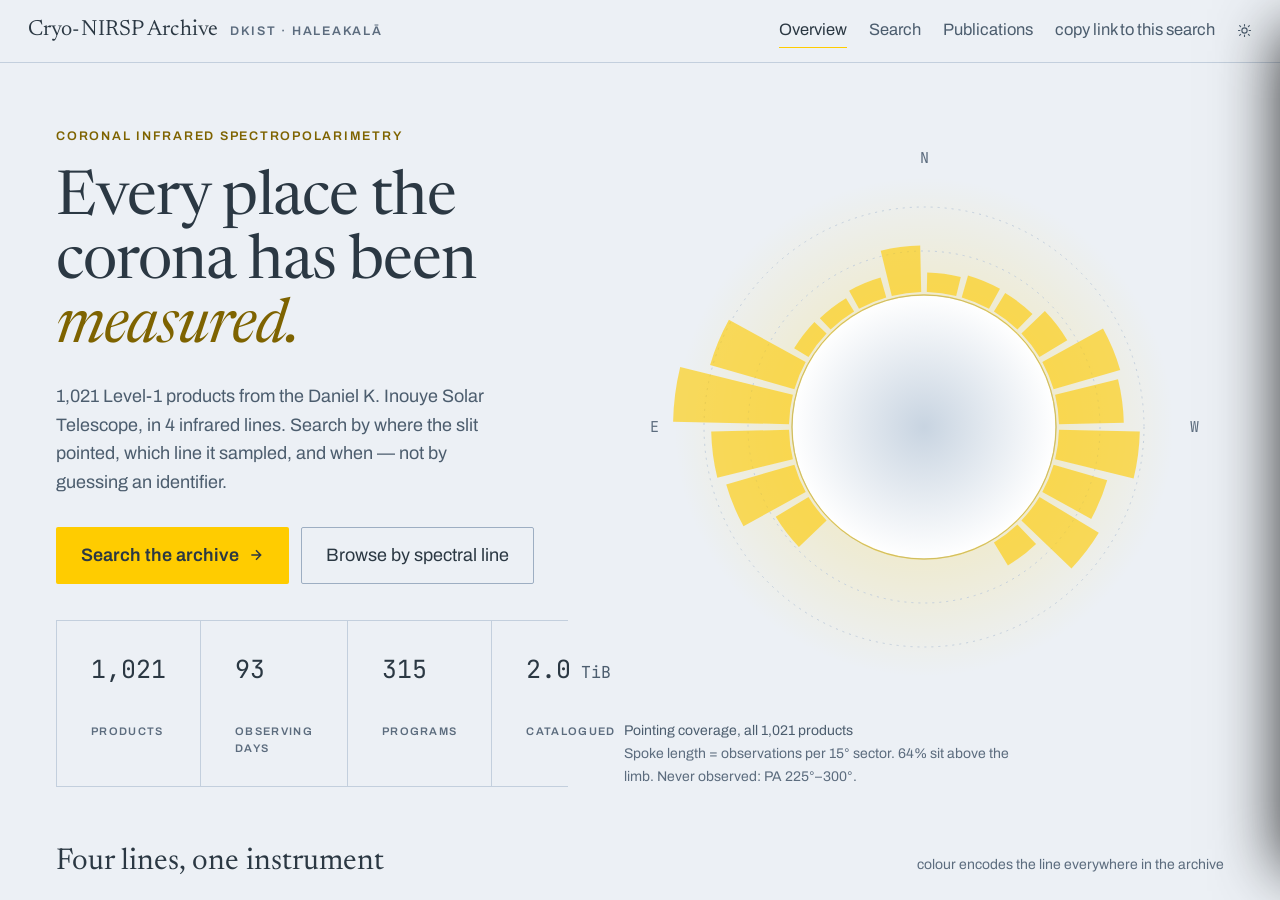
<file: index.html>
<!DOCTYPE html>
<html lang="en">
<head>
<meta charset="UTF-8">
<meta name="viewport" content="width=device-width, initial-scale=1.0">

<title>Cryo-NIRSP Archive — DKIST solar corona infrared spectropolarimetry</title>

<meta name="description" content="Search 1,021 DKIST Cryo-NIRSP Level-1 products of the solar corona in four infrared lines — Fe XIII 1074.7 and 1079.8 nm, He I 1083.0 nm and Si X 1430.0 nm. Filter by where the slit pointed, spectral line, target, polarisation and observing date, with calibration lineage and daily context imagery. 2022–2026.">
<meta name="keywords" content="solar physics, solar corona, coronal spectroscopy, infrared spectropolarimetry, coronal magnetic field, forbidden coronal lines, Fe XIII 1074.7, Fe XIII 1079.8, He I 1083.0, Si X 1430.0, prominence, coronal hole, active region, spectropolarimetry, Stokes IQUV, DKIST, Cryo-NIRSP, CryoNIRSP, Daniel K. Inouye Solar Telescope, NSO, National Solar Observatory, Haleakala, heliophysics, astronomy datasets, Level-1 data, dataset archive">
<meta name="author" content="Soumyaranjan Dash">
<meta name="robots" content="index, follow, max-image-preview:large">
<meta name="theme-color" content="#1B242C" media="(prefers-color-scheme: dark)">
<meta name="theme-color" content="#ECF0F5" media="(prefers-color-scheme: light)">
<meta name="color-scheme" content="dark light">
<script>
/* ?embed=1 shows only the pointing rose, for other pages to frame.
   theme=light|dark  follows the host page instead of the reader's setting.
   accent=RRGGBB     draws the wedges in the host's colour (hex, no #). */
(function () {
    var q = new URLSearchParams(location.search);
    if (q.get('embed') !== '1') return;
    var d = document.documentElement;
    d.classList.add('embed');
    var t = q.get('theme');
    if (t === 'light' || t === 'dark') d.setAttribute('data-theme', t);
    var a = q.get('accent');
    if (a && /^[0-9a-fA-F]{6}$/.test(a)) {
        d.style.setProperty('--accent', '#' + a);
        d.style.setProperty('--accent-ink', '#' + a);   /* text in the same colour */
    }
})();
</script>

<!-- Google Scholar / citation -->
<meta name="citation_title" content="Cryo-NIRSP Archive: a searchable inventory of DKIST coronal infrared spectropolarimetry">
<meta name="citation_author" content="Dash, Soumyaranjan">
<meta name="citation_public_url" content="https://sr-dash.github.io/cryonirsp-viewer/">
<meta name="citation_publisher" content="National Solar Observatory">

<meta property="og:type" content="website">
<meta property="og:site_name" content="Cryo-NIRSP Archive">
<meta property="og:locale" content="en_US">
<meta property="og:title" content="Cryo-NIRSP Archive — every place the corona has been measured">
<meta property="og:description" content="1,021 DKIST Level-1 products in four infrared lines, searchable by where the slit pointed, which line it sampled, and when. 93 observing days, 2022–2026.">
<meta property="og:url" content="https://sr-dash.github.io/cryonirsp-viewer/">
<meta property="og:image" content="https://sr-dash.github.io/cryonirsp-viewer/assets/icons/og_preview.jpg">
<meta property="og:image:width" content="1200">
<meta property="og:image:height" content="630">
<meta property="og:image:alt" content="Cryo-NIRSP Archive — a gold radial histogram showing where around the solar limb the instrument has pointed.">

<meta name="twitter:card" content="summary_large_image">
<meta name="twitter:title" content="Cryo-NIRSP Archive — every place the corona has been measured">
<meta name="twitter:description" content="1,021 DKIST Level-1 products in four infrared lines, searchable by pointing, line, target and date.">
<meta name="twitter:image" content="https://sr-dash.github.io/cryonirsp-viewer/assets/icons/og_preview.jpg">
<meta name="twitter:image:alt" content="Cryo-NIRSP Archive — pointing coverage around the solar limb.">

<link rel="canonical" href="https://sr-dash.github.io/cryonirsp-viewer/">

<link rel="icon" href="assets/icons/favicon.svg" type="image/svg+xml">
<link rel="icon" href="assets/icons/favicon-32.png" sizes="32x32" type="image/png">
<link rel="icon" href="assets/icons/favicon.ico" sizes="any">
<link rel="apple-touch-icon" href="assets/icons/apple-touch-icon.png">
<link rel="manifest" href="site.webmanifest">

<script type="application/ld+json">
{
  "@context": "https://schema.org",
  "@graph": [
    {
      "@type": "DataCatalog",
      "@id": "https://sr-dash.github.io/cryonirsp-viewer/#catalog",
      "name": "Cryo-NIRSP Archive",
      "alternateName": "DKIST Cryo-NIRSP Level-1 dataset inventory",
      "description": "A searchable inventory of every DKIST Cryo-NIRSP Level-1 product: 1,021 products across 315 observing programs and 93 observing days between October 2022 and October 2026, in four near-infrared lines. Each product is indexed by pointing (position angle and height above the limb), spectral line, target class, polarisation state, observing mode and calibration lineage.",
      "url": "https://sr-dash.github.io/cryonirsp-viewer/",
      "license": "https://creativecommons.org/licenses/by/4.0/",
      "isAccessibleForFree": true,
      "inLanguage": "en",
      "keywords": ["solar corona", "infrared spectropolarimetry", "coronal magnetic field", "forbidden coronal lines", "Fe XIII", "He I", "Si X", "DKIST", "Cryo-NIRSP", "heliophysics", "solar physics"],
      "measurementTechnique": "Near-infrared slit spectropolarimetry and context imaging",
      "temporalCoverage": "2022-10-18/2026-08-13",
      "spatialCoverage": {
        "@type": "Place",
        "name": "Solar corona, off-limb",
        "description": "Predominantly 1.05 to 1.30 solar radii above the limb"
      },
      "creator": {
        "@type": "Person",
        "name": "Soumyaranjan Dash",
        "affiliation": { "@type": "Organization", "name": "National Solar Observatory" }
      },
      "publisher": { "@type": "Organization", "name": "National Solar Observatory", "url": "https://nso.edu/" },
      "provider": { "@type": "Organization", "name": "DKIST Data Center", "url": "https://dkist.data.nso.edu/" },
      "variableMeasured": [
        { "@type": "PropertyValue", "name": "Spectral line", "description": "Fe XIII 1074.7 nm, Fe XIII 1079.8 nm, He I 1083.0 nm, Si X 1430.0 nm" },
        { "@type": "PropertyValue", "name": "Position angle", "unitText": "degree", "description": "Where around the solar limb the slit pointed" },
        { "@type": "PropertyValue", "name": "Radial distance", "unitText": "solar radii", "description": "Height of the field of view above disk centre" },
        { "@type": "PropertyValue", "name": "Stokes parameters", "description": "Intensity only (I) or full polarisation (IQUV)" },
        { "@type": "PropertyValue", "name": "Target class", "description": "Active corona, quiet corona, prominence or coronal hole" }
      ]
    },
    {
      "@type": "WebSite",
      "@id": "https://sr-dash.github.io/cryonirsp-viewer/#website",
      "name": "Cryo-NIRSP Archive",
      "url": "https://sr-dash.github.io/cryonirsp-viewer/",
      "inLanguage": "en",
      "about": { "@id": "https://sr-dash.github.io/cryonirsp-viewer/#catalog" },
      "potentialAction": {
        "@type": "SearchAction",
        "target": { "@type": "EntryPoint", "urlTemplate": "https://sr-dash.github.io/cryonirsp-viewer/?q={search_term_string}" },
        "query-input": "required name=search_term_string"
      }
    }
  ]
}
</script>

<script async src="https://www.googletagmanager.com/gtag/js?id=G-6MGSE00YM1"></script>
<script>
    window.dataLayer = window.dataLayer || [];
    function gtag(){dataLayer.push(arguments);}
    gtag('js', new Date());
    gtag('config', 'G-6MGSE00YM1');
</script>

<link rel="preconnect" href="https://fonts.googleapis.com">
<link rel="preconnect" href="https://fonts.gstatic.com" crossorigin>
<link rel="stylesheet" href="https://fonts.googleapis.com/css2?family=Archivo:wght@400;500;600;700&family=Newsreader:ital,wght@0,400;0,500;0,600;1,400&family=JetBrains+Mono:wght@400;500&display=swap">

<script>
  // Applied before first paint so an explicit choice never flashes the other theme.
  try {
    var t = localStorage.getItem('cryonirsp_theme');
    if (t === 'light' || t === 'dark') document.documentElement.setAttribute('data-theme', t);
  } catch (e) {}
</script>

<link rel="stylesheet" href="css/tokens.css">
<link rel="stylesheet" href="css/app.css">
<link rel="stylesheet" href="css/landing.css">
</head>

<body>

<div class="app">

  <!-- ============ MASTHEAD ============ -->
  <header class="masthead">
    <div class="brand" data-nav="landing" role="button" tabindex="0">
      <span class="name">Cryo&#8209;NIRSP Archive</span>
      <span class="eyebrow">DKIST &middot; Haleakal&#257;</span>
    </div>
    <nav>
      <button data-nav="landing">Overview</button>
      <button data-nav="search">Search</button>
      <a href="publications.html">Publications</a>
      <button class="linkish" id="copyLink">copy link to this search</button>
      <button class="themetoggle" id="themeToggle" aria-label="Switch theme">
        <svg class="moon" width="15" height="15" viewBox="0 0 24 24" fill="none" stroke="currentColor" stroke-width="1.8" stroke-linecap="round" stroke-linejoin="round">
          <path d="M21 12.8A9 9 0 1 1 11.2 3a7 7 0 0 0 9.8 9.8z"/>
        </svg>
        <svg class="sun" width="15" height="15" viewBox="0 0 24 24" fill="none" stroke="currentColor" stroke-width="1.8" stroke-linecap="round">
          <circle cx="12" cy="12" r="4.2"/>
          <path d="M12 2.4v2.2M12 19.4v2.2M4.2 4.2l1.6 1.6M18.2 18.2l1.6 1.6M2.4 12h2.2M19.4 12h2.2M4.2 19.8l1.6-1.6M18.2 5.8l1.6-1.6"/>
        </svg>
      </button>
    </nav>
  </header>

  <!-- ============ LANDING ============ -->
  <main class="landing" id="landing" hidden></main>

  <!-- ============ SEARCH SHELL ============ -->
  <div id="shell" style="display:contents;" hidden>

    <div class="querybar">
      <div class="qfield" onclick="document.getElementById('qinput').focus()">
        <span class="ico">
          <svg width="16" height="16" viewBox="0 0 24 24" fill="none" stroke="var(--dim)" stroke-width="2"><circle cx="11" cy="11" r="7"/><path d="M20 20l-4-4"/></svg>
        </span>
        <span id="tokens" style="display:flex; gap:8px; flex-wrap:wrap;"></span>
        <input id="qinput" type="text" autocomplete="off" spellcheck="false"
               placeholder="dataset id, programme, or a field prefix — line:hei_1083  target:prominence  after:2025-03  r&gt;1.1">
      </div>
      <div class="qhint">
        <span class="keys">
          <span>line:</span><span>target:</span><span>mode:</span><span>stokes:</span><span>after:</span><span>before:</span><span>pa:</span><span>r&gt;</span>
        </span>
        <span>a superseded dataset ID resolves to the product that replaced it</span>
      </div>
    </div>

    <div class="body">
      <aside class="rail" id="rail"></aside>

      <main class="results" id="main">
        <div class="results-head">
          <div class="count" id="count"></div>
          <div class="viewsel">
            <span>view</span>
            <button data-results="table" class="on">table</button>
            <button data-results="grid">grid</button>
          </div>
        </div>
        <div class="chips" id="activeChips"></div>
        <div id="results"></div>
      </main>

      <aside class="aside" id="aside"></aside>
    </div>
  </div>
</div>

<div class="scrim" id="scrim"></div>
<div class="drawer" id="drawer" role="dialog" aria-label="Dataset detail"></div>
<div class="lightbox" id="lightbox" hidden></div>

<script type="module" src="js/app.js"></script>
</body>
</html>
</file>
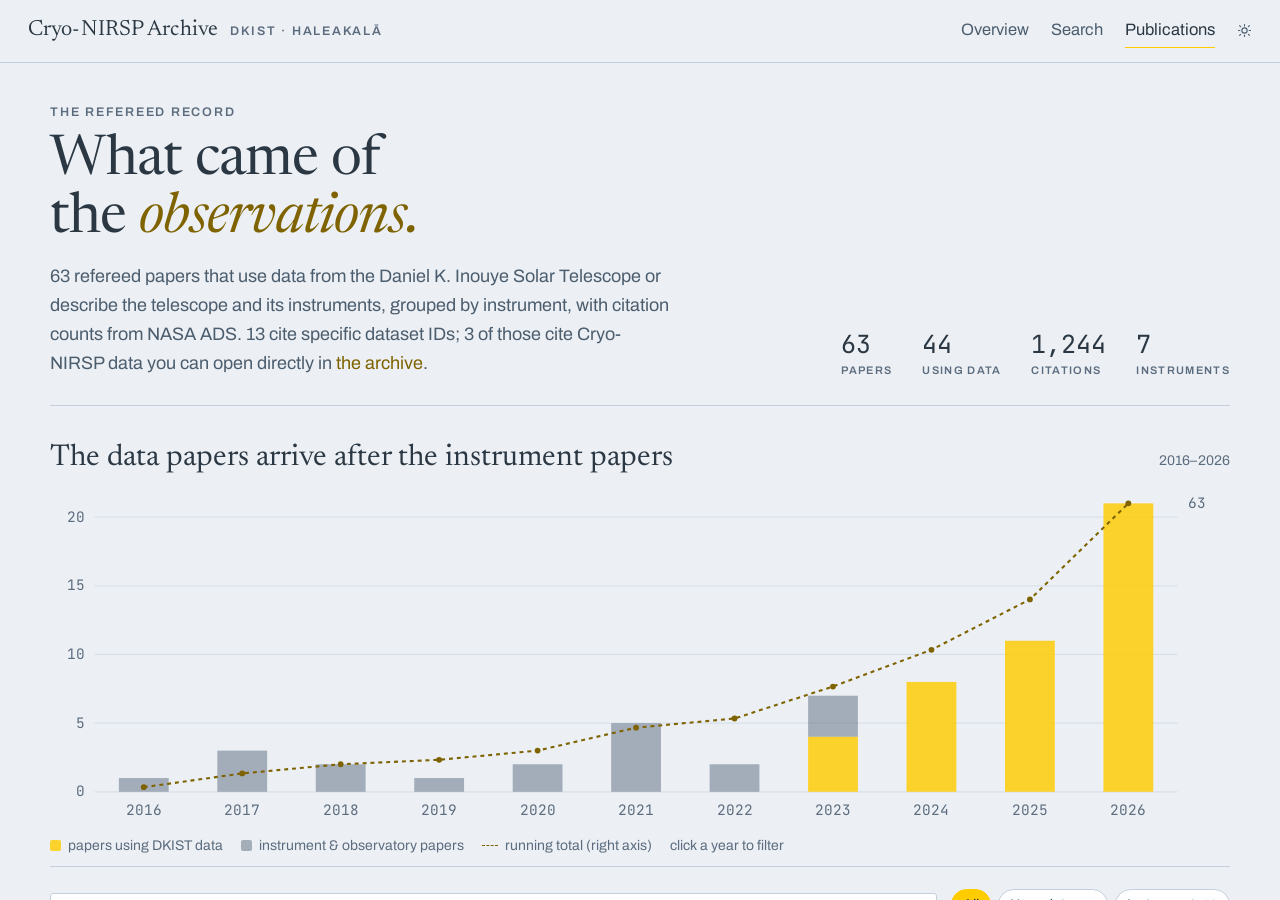
<file: publications.html>
<!DOCTYPE html>
<html lang="en">
<head>
<meta charset="UTF-8">
<meta name="viewport" content="width=device-width, initial-scale=1.0">

<title>DKIST Publications — refereed papers using Inouye Solar Telescope data</title>

<meta name="description" content="Refereed publications that analyse data from the Daniel K. Inouye Solar Telescope, grouped by instrument — Cryo-NIRSP, ViSP, VBI, DL-NIRSP and VTF — with citation counts from NASA ADS, BibTeX for every entry, and links from each paper to the Cryo-NIRSP dataset IDs it cites. Instrument and observatory papers are listed separately from papers using the data.">
<meta name="keywords" content="DKIST publications, DKIST bibliography, Inouye Solar Telescope papers, Cryo-NIRSP publications, ViSP publications, VBI publications, DL-NIRSP, VTF, solar physics bibliography, NASA ADS, refereed solar papers, coronal magnetometry papers, solar telescope citations, BibTeX, National Solar Observatory, NSO, DKIST data use">
<meta name="author" content="Soumyaranjan Dash">
<meta name="robots" content="index, follow, max-image-preview:large">
<meta name="theme-color" content="#1B242C" media="(prefers-color-scheme: dark)">
<meta name="theme-color" content="#ECF0F5" media="(prefers-color-scheme: light)">
<meta name="color-scheme" content="dark light">

<meta property="og:type" content="website">
<meta property="og:site_name" content="Cryo-NIRSP Archive">
<meta property="og:locale" content="en_US">
<meta property="og:title" content="DKIST Publications — the refereed record, by instrument">
<meta property="og:description" content="Refereed papers that analyse DKIST data, grouped by instrument, with ADS citation counts, BibTeX, and links from each paper to the dataset IDs it cites.">
<meta property="og:url" content="https://sr-dash.github.io/cryonirsp-viewer/publications.html">
<meta property="og:image" content="https://sr-dash.github.io/cryonirsp-viewer/assets/icons/og_preview.jpg">
<meta property="og:image:width" content="1200">
<meta property="og:image:height" content="630">
<meta property="og:image:alt" content="Cryo-NIRSP Archive — DKIST publications by instrument.">

<meta name="twitter:card" content="summary_large_image">
<meta name="twitter:title" content="DKIST Publications — the refereed record, by instrument">
<meta name="twitter:description" content="Refereed papers analysing DKIST data, by instrument, with ADS citation counts and BibTeX.">
<meta name="twitter:image" content="https://sr-dash.github.io/cryonirsp-viewer/assets/icons/og_preview.jpg">

<link rel="canonical" href="https://sr-dash.github.io/cryonirsp-viewer/publications.html">

<link rel="icon" href="assets/icons/favicon.svg" type="image/svg+xml">
<link rel="icon" href="assets/icons/favicon-32.png" sizes="32x32" type="image/png">
<link rel="icon" href="assets/icons/favicon.ico" sizes="any">
<link rel="apple-touch-icon" href="assets/icons/apple-touch-icon.png">
<link rel="manifest" href="site.webmanifest">

<script type="application/ld+json">
{
  "@context": "https://schema.org",
  "@type": "CollectionPage",
  "name": "DKIST Publications",
  "description": "Refereed publications analysing data from the Daniel K. Inouye Solar Telescope, grouped by instrument, with citation counts from NASA ADS and BibTeX for every entry.",
  "url": "https://sr-dash.github.io/cryonirsp-viewer/publications.html",
  "isPartOf": {
    "@type": "WebSite",
    "name": "Cryo-NIRSP Archive",
    "url": "https://sr-dash.github.io/cryonirsp-viewer/"
  },
  "about": {
    "@type": "Observatory",
    "name": "Daniel K. Inouye Solar Telescope",
    "alternateName": "DKIST"
  },
  "creator": {
    "@type": "Person",
    "name": "Soumyaranjan Dash",
    "affiliation": { "@type": "Organization", "name": "National Solar Observatory" }
  },
  "license": "https://creativecommons.org/licenses/by/4.0/"
}
</script>

<link rel="preconnect" href="https://fonts.googleapis.com">
<link rel="preconnect" href="https://fonts.gstatic.com" crossorigin>
<link rel="stylesheet" href="https://fonts.googleapis.com/css2?family=Archivo:wght@400;500;600;700&family=Newsreader:ital,wght@0,400;0,500;0,600;1,400&family=JetBrains+Mono:wght@400;500&display=swap">

<script>
  // Applied before first paint so an explicit choice never flashes the other theme.
  try {
    var t = localStorage.getItem('cryonirsp_theme');
    if (t === 'light' || t === 'dark') document.documentElement.setAttribute('data-theme', t);
  } catch (e) {}
</script>

<link rel="stylesheet" href="css/tokens.css">
<link rel="stylesheet" href="css/app.css">
<link rel="stylesheet" href="css/pubs.css">
</head>

<body>

<div class="app">

  <!-- ============ MASTHEAD ============ -->
  <header class="masthead">
    <a class="brand" href="./">
      <span class="name">Cryo&#8209;NIRSP Archive</span>
      <span class="eyebrow">DKIST &middot; Haleakal&#257;</span>
    </a>
    <nav>
      <a href="./">Overview</a>
      <a href="./?view=search">Search</a>
      <a href="publications.html" class="on" aria-current="page">Publications</a>
      <button class="themetoggle" id="themeToggle" aria-label="Switch theme">
        <svg class="moon" width="15" height="15" viewBox="0 0 24 24" fill="none" stroke="currentColor" stroke-width="1.8" stroke-linecap="round" stroke-linejoin="round">
          <path d="M21 12.8A9 9 0 1 1 11.2 3a7 7 0 0 0 9.8 9.8z"/>
        </svg>
        <svg class="sun" width="15" height="15" viewBox="0 0 24 24" fill="none" stroke="currentColor" stroke-width="1.8" stroke-linecap="round">
          <circle cx="12" cy="12" r="4.2"/>
          <path d="M12 2.4v2.2M12 19.4v2.2M4.2 4.2l1.6 1.6M18.2 18.2l1.6 1.6M2.4 12h2.2M19.4 12h2.2M4.2 19.8l1.6-1.6M18.2 5.8l1.6-1.6"/>
        </svg>
      </button>
    </nav>
  </header>

  <main class="pubs" id="pubs">
    <noscript>
      <p class="pub-note">This page builds its list in the browser. The underlying
      record is <a href="data/dkist_publications.json">data/dkist_publications.json</a>.</p>
    </noscript>
  </main>

</div>

<script type="module" src="js/pubs.js"></script>

</body>
</html>
</file>
<file: css/tokens.css>
/* =====================================================
   DESIGN TOKENS

   Warm charcoal ground with an ember accent drawn from
   the near-infrared these lines sit in. Deliberately not
   the navy + Inter of the previous archive.
===================================================== */

:root{
    /* Adopted from nso.edu: the slate blue #2B3843 that carries their site,
       with #FFCC00 as the action colour. NSO publish only a light theme, so
       the dark ramp extends their slate downward rather than inventing a
       different family — #2B3843 itself is the raised surface here.

       Gold is a FILL, never text: on their site it is the CTA button
       background with dark type on it, and it fails contrast as a label on
       a pale ground. --accent-ink is the readable member of the same family
       for links and active labels. */
    --ground:#1B242C;
    --panel:#222E38;
    --raised:#2B3843;
    --sunk:#141C22;
    --line:#35434F;
    --line-soft:#29343E;
    --edge:#46586A;

    --text:#E8EEF5;
    --muted:#A6B6C6;
    --dim:#7C8EA0;
    --faint:#566878;

    --accent:#FFCC00;
    --accent-ink:#FFD54A;
    --accent-dim:#B38F00;
    --on-accent:#1B242C;

    /* Spectral line encoding. None of the four is gold, so a line swatch
       never reads as an action. The two Fe XIII lines are siblings. */
    --fexiii_1074:#FF6F7D;
    --fexiii_1079:#FF8FD0;
    --hei_1083:#5FC8E8;
    --six_1430:#B98CF5;

    --ok:#6FCF8A;
    --warn:#E0724A;

    --f-display:'Newsreader', Georgia, 'Times New Roman', serif;
    --f-body:'Archivo', 'Helvetica Neue', Arial, sans-serif;
    --f-mono:'JetBrains Mono', ui-monospace, SFMono-Regular, Menlo, monospace;

/* ---------------------------------------------------
   TYPE SCALE

   The page declared a 15px body and then overrode it almost everywhere
   with sizes between 9.5 and 13.5, so the text people actually read was
   two or three steps below the base. Twenty-five distinct sizes were in
   use, five of them inside a two-pixel band — 11.5, 12, 12.5, 13, 13.5 —
   which is not a scale, it is an accumulation.

   Seven steps, each a readable distance from the next. Anything smaller
   than --t-2xs is an uppercase key with letter-spacing doing the work,
   and there is nothing below it.
--------------------------------------------------- */
    --t-2xs:11px;     /* uppercase keys, axis ticks */
    --t-xs:12.5px;    /* mono labels, chips, captions */
    --t-sm:14px;      /* secondary prose, controls */
    --t-md:15px;      /* body */
    --t-lg:16.5px;    /* emphasised body, list titles */
    --t-xl:18px;      /* lede, small headings */
    --t-2xl:22px;     /* figures */

    --rail:268px;
    --aside:332px;

    --dur-fast:120ms;
    --dur:200ms;
    --dur-slow:340ms;
    --ease:cubic-bezier(.22,.61,.36,1);
    --ease-out:cubic-bezier(.16,1,.3,1);
    --stagger:16ms;
}

*{ margin:0; padding:0; box-sizing:border-box; }

html, body{ height:100%; }

body{
    background:var(--ground);
    color:var(--text);
    font-family:var(--f-body);
    font-size:var(--t-xl);
    line-height:1.5;
    -webkit-font-smoothing:antialiased;
}

/* Form controls do not inherit the page font by default — without this,
   any button whose rule omits font-family silently falls back to Arial. */
button, input, select, textarea{
    font-family:inherit;
    font-size:inherit;
    color:inherit;
}

a{ color:var(--accent-ink); text-decoration:none; }
a:hover{ text-decoration:underline; text-underline-offset:3px; }

:focus-visible{
    outline:2px solid var(--accent);
    outline-offset:2px;
}

.mono{ font-family:var(--f-mono); }
.tnum{ font-variant-numeric:tabular-nums; }

/* ---------------------------------------------------
   ONE TYPE RULE, everywhere:
     display serif  page + section titles, the hero
     body (Archivo) every label, button, heading, help
     mono           data only — ids, numbers, dates,
                    coordinates, literal query syntax
   Mono was doing the body font's job across the whole
   UI, which is what made the typography read as
   inconsistent.
--------------------------------------------------- */

.eyebrow{
    font-size:var(--t-xs);
    font-weight:600;
    letter-spacing:0.14em;
    text-transform:uppercase;
    color:var(--dim);
}

::-webkit-scrollbar{ width:9px; height:9px; }
::-webkit-scrollbar-track{ background:transparent; }
::-webkit-scrollbar-thumb{ background:var(--edge); border-radius:99px; }
::-webkit-scrollbar-thumb:hover{ background:var(--dim); }

/* =====================================================
   LIGHT THEME

   Warm paper rather than white, so it reads as the same
   design in daylight. The spectral-line hues are darkened
   to hold contrast on a light ground — the encoding has to
   stay legible in both themes or it stops being a code.
===================================================== */

@media (prefers-color-scheme: light){
    :root:not([data-theme="dark"]){
        --ground:#ECF0F5;
        --panel:#FFFFFF;
        --raised:#DCE4EE;
        --sunk:#C8D4E1;
        --line:#C3CFDD;
        --line-soft:#D9E1EA;
        --edge:#9DAEC2;

        --text:#2B3843;
        --muted:#4C5D6E;
        --dim:#5C6C7E;
        --faint:#9DAEC2;

        --accent:#FFCC00;
        --accent-ink:#7E6300;
        --accent-dim:#B38F00;
        --on-accent:#2B3843;

        --fexiii_1074:#C2283C;
        --fexiii_1079:#B03A72;
        --hei_1083:#16708F;
        --six_1430:#6B3FB5;

        --ok:#2C7A48;
        --warn:#9A4A22;
    }
}

:root[data-theme="light"]{
    --ground:#ECF0F5;
    --panel:#FFFFFF;
    --raised:#DCE4EE;
    --sunk:#C8D4E1;
    --line:#C3CFDD;
    --line-soft:#D9E1EA;
    --edge:#9DAEC2;

    --text:#2B3843;
    --muted:#4C5D6E;
    --dim:#5C6C7E;
    --faint:#9DAEC2;

    --accent:#FFCC00;
    --accent-ink:#7E6300;
    --accent-dim:#B38F00;
    --on-accent:#2B3843;

    --fexiii_1074:#C2283C;
    --fexiii_1079:#B03A72;
    --hei_1083:#16708F;
    --six_1430:#6B3FB5;

    --ok:#2C7A48;
    --warn:#9A4A22;
}

/* Scrollbars follow the ground rather than staying dark on paper. */
::-webkit-scrollbar-thumb{ background:var(--edge); }
::-webkit-scrollbar-thumb:hover{ background:var(--dim); }

/* Theme toggle */
.themetoggle{
    display:inline-flex; align-items:center; gap:6px;
    background:none; border:1px solid var(--line); border-radius:2px;
    padding:5px 9px; cursor:pointer; color:var(--muted);
}
.themetoggle:hover{ border-color:var(--edge); color:var(--text); }
.themetoggle svg{ display:block; }
.themetoggle .sun{ display:none; }
:root[data-theme="light"] .themetoggle .sun{ display:block; }
:root[data-theme="light"] .themetoggle .moon{ display:none; }
@media (prefers-color-scheme: light){
    :root:not([data-theme="dark"]) .themetoggle .sun{ display:block; }
    :root:not([data-theme="dark"]) .themetoggle .moon{ display:none; }
}


@media (prefers-reduced-motion:reduce){
    *{ animation:none !important; transition:none !important; }
}
</file>
<file: css/app.css>
/* =====================================================
   SHELL + MASTHEAD
===================================================== */

.app{ display:flex; flex-direction:column; height:100%; }

.masthead{
    display:flex; align-items:center; justify-content:space-between;
    padding:14px 28px;
    border-bottom:1px solid var(--line);
    flex:none;
}
.brand{ display:flex; align-items:baseline; gap:12px; cursor:pointer; min-width:0; }
.brand .name{
    font-family:var(--f-display); font-size:var(--t-2xl); letter-spacing:0.005em;
    color:var(--text); white-space:nowrap;
}
.brand .eyebrow{ white-space:nowrap; }
.masthead nav{
    display:flex; align-items:center; gap:22px;
    font-size:var(--t-lg); color:var(--muted); white-space:nowrap;
}
.masthead nav button{
    background:none; border:none; color:inherit; font:inherit; cursor:pointer; padding:4px 0;
    border-bottom:1px solid transparent;
}
.masthead nav button:hover{ color:var(--text); }
.masthead nav button.on{ color:var(--text); border-bottom-color:var(--accent); }

/* The archive switches views in place with buttons; the publications page is a
   real second document, so the nav carries real links too. Same appearance —
   the reader should not be able to tell which is which. */
.masthead nav a{
    color:inherit; text-decoration:none; padding:4px 0;
    border-bottom:1px solid transparent;
}
.masthead nav a:hover{ color:var(--text); }
.masthead nav a.on{ color:var(--text); border-bottom-color:var(--accent); }
.masthead .brand{ text-decoration:none; color:inherit; }

/* =====================================================
   QUERY BAR
===================================================== */

.querybar{
    padding:14px 28px 12px;
    border-bottom:1px solid var(--line);
    background:var(--panel);
    flex:none;
}
.qfield{
    display:flex; align-items:center; gap:8px; flex-wrap:wrap;
    background:var(--ground);
    border:1px solid var(--edge);
    border-radius:2px;
    padding:9px 11px;
    cursor:text;
}
.qfield:focus-within{ border-color:var(--accent); }
.qfield .ico{ flex:none; display:flex; }

.token{
    display:flex; align-items:center; gap:7px;
    background:var(--raised);
    border:1px solid var(--edge);
    border-radius:2px;
    padding:4px 8px;
    font-family:var(--f-mono); font-size:var(--t-sm);
    white-space:nowrap;
    cursor:pointer;
}
.token .k{ color:var(--dim); }
.token:hover{ border-color:var(--accent); }

#qinput{
    flex:1; min-width:180px;
    background:none; border:none; outline:none;
    color:var(--text);
    font-family:var(--f-mono); font-size:var(--t-md);
}
#qinput::placeholder{ color:var(--faint); }

/* Help text is prose; only the field prefixes themselves stay mono, because
   they are literal syntax the reader will type. */
.qhint{
    display:flex; justify-content:space-between; gap:16px;
    margin-top:8px;
    font-size:var(--t-sm); color:var(--dim);
}
.qhint .keys{ display:flex; gap:6px; flex-wrap:wrap; }
.qhint .keys span{ font-family:var(--f-mono); font-size:var(--t-xs); border:1px solid var(--line); padding:2px 6px; cursor:pointer; }
.qhint .keys span:hover{ border-color:var(--edge); color:var(--muted); }

/* =====================================================
   THREE-COLUMN BODY
===================================================== */

.body{
    flex:1; min-height:0;
    display:grid;
    grid-template-columns:var(--rail) minmax(0,1fr) var(--aside);
}

.rail, .aside{ overflow-y:auto; padding:18px 20px 40px; }
.rail{ border-right:1px solid var(--line); }
.aside{ border-left:1px solid var(--line); }
.results{ overflow-y:auto; padding:16px 22px 60px; }

/* ---------- facets ---------- */

.rail-head{
    display:flex; justify-content:space-between; align-items:baseline;
    margin-bottom:16px;
}
.linkish{
    background:none; border:none; padding:0; cursor:pointer;
    font-family:var(--f-body); font-size:var(--t-sm); color:var(--accent-ink);
}
.linkish:hover{ text-decoration:underline; text-underline-offset:3px; }
.linkish[disabled]{ color:var(--faint); cursor:default; }

.fgroup{ margin-bottom:20px; }
.fgroup > h3{
    font-size:var(--t-sm); font-weight:600; margin-bottom:8px;
    display:flex; justify-content:space-between; align-items:baseline;
}
.fgroup > h3 span{ font-family:var(--f-mono); font-size:var(--t-2xs); color:var(--faint); font-weight:400; }
.fitems{ display:flex; flex-direction:column; gap:4px; }

.facet{
    display:flex; align-items:center; gap:8px;
    padding:6px 8px;
    border:1px solid var(--line);
    background:transparent;
    border-radius:2px;
    cursor:pointer;
    text-align:left;
    font:inherit;
    color:var(--muted);
    width:100%;
}
.facet:hover{ border-color:var(--edge); color:var(--text); }
.facet .dot{ width:8px; height:8px; flex:none; border-radius:1px; background:var(--faint); }
.facet .lbl{ flex:1; font-size:var(--t-md); }
.facet .n{ font-family:var(--f-mono); font-size:var(--t-xs); color:var(--faint); font-variant-numeric:tabular-nums; }
.facet[aria-pressed="true"]{ background:var(--raised); color:var(--text); }
.facet[aria-pressed="true"] .n{ color:var(--text); }
.facet.zero{ opacity:0.38; }

/* =====================================================
   RESULTS
===================================================== */

.results-head{
    display:flex; align-items:baseline; justify-content:space-between; gap:16px;
    margin-bottom:12px;
}
.count{ display:flex; align-items:baseline; gap:11px; }
/* The result count changes on every keystroke and every drag: tabular mono
   keeps it from jittering, and it is a number like every other number here. */
.count b{ font-family:var(--f-mono); font-size:30px; font-weight:500; font-variant-numeric:tabular-nums; }
.count span{ font-size:var(--t-md); color:var(--muted); }

.viewsel{ display:flex; align-items:center; gap:12px; font-size:var(--t-sm); color:var(--dim); }
.viewsel button{
    background:none; border:none; padding:2px 0; cursor:pointer;
    font:inherit; color:var(--dim); border-bottom:1px solid transparent;
}
.viewsel button:hover{ color:var(--text); }
.viewsel button.on{ color:var(--text); border-bottom-color:var(--edge); }

.chips{ display:flex; flex-wrap:wrap; gap:6px; margin-bottom:12px; min-height:24px; }
.chip{
    display:flex; align-items:center; gap:6px;
    background:var(--raised); border:1px solid var(--edge); border-radius:2px;
    padding:3px 8px; cursor:pointer;
    font-size:var(--t-sm);
}
.chip .g{ color:var(--dim); }
.chip:hover{ border-color:var(--accent); }

/* table */
.thead, .row{
    display:grid;
    grid-template-columns:6px 84px minmax(0,1fr) 86px 134px 94px 64px 70px 36px;
    gap:9px; align-items:center;
}
/* Column headers are labels, not data — body face like every other label. */
.thead{
    padding:0 10px 8px;
    /* Matches the row's selected-state border so both boxes are the same
       width and the flexible column resolves identically in each. */
    border-left:1px solid transparent;
    border-bottom:1px solid var(--line);
    font-size:var(--t-2xs); font-weight:600; letter-spacing:0.09em;
    text-transform:uppercase; color:var(--faint);
}
.thead button{
    background:none;border:none;padding:0;cursor:pointer;font:inherit;color:inherit;text-align:left;
}
.thead button:hover{ color:var(--muted); }
.thead button.on{ color:var(--accent-ink); }

.row{
    padding:10px; border-bottom:1px solid var(--line-soft);
    /* A <button> keeps the user agent's 2px border on any side the rule does
       not name, so the right edge was quietly eating two pixels and the
       flexible column resolved narrower here than in the header above it —
       every column after it sat two pixels off its own heading. */
    cursor:pointer; border-top:0; border-right:0; border-left:1px solid transparent;
    background:none; text-align:left; font:inherit; color:inherit; width:100%;
}
.row:hover{ background:var(--raised); }
.row.on{ background:var(--raised); border-left-color:var(--accent); }
.row .stripe{ width:6px; height:34px; border-radius:1px; align-self:center; }
.row .id{ font-family:var(--f-mono); font-size:var(--t-md); letter-spacing:0.02em; }

/* These were inline spans carrying block styling: product, target and mode
   ran together on one line and wrapped raggedly, so no two rows were the
   same height. They are their own lines, each truncating rather than wrapping. */
.row .prod,
.row .tgt{
    display:block;
    overflow:hidden; text-overflow:ellipsis; white-space:nowrap;
    max-width:100%;
}
.row .prod{ font-family:var(--f-mono); font-size:var(--t-sm); color:var(--muted); }
.row .tgt{ font-size:var(--t-md); margin-top:3px; }
.row .tgt em{ font-style:normal; color:var(--dim); }
.row .m{ overflow:hidden; text-overflow:ellipsis; white-space:nowrap; }
.row .m{ font-family:var(--f-mono); font-size:var(--t-xs); color:var(--muted); font-variant-numeric:tabular-nums; }
.row .cal{
    font-family:var(--f-mono); font-size:var(--t-2xs); text-align:center;
    border:1px solid var(--line); border-radius:2px; padding:2px 0; color:var(--faint);
}
.row .cal.has{ color:var(--muted); border-color:var(--edge); }

.empty{ padding:60px 10px; color:var(--dim); font-size:var(--t-lg); }
.more{ padding:18px 10px; text-align:center; font-size:var(--t-sm); color:var(--dim); }

/* grid view */
.grid{ display:grid; grid-template-columns:repeat(auto-fill,minmax(232px,1fr)); gap:14px; }
.card{
    border:1px solid var(--line); background:var(--panel); border-radius:2px;
    overflow:hidden; cursor:pointer; text-align:left; font:inherit; color:inherit; padding:0;
}
.card:hover{ border-color:var(--edge); }
.card .thumb{ aspect-ratio:16/9; background:var(--sunk); position:relative; overflow:hidden; }
.card .thumb img{ width:100%; height:100%; object-fit:cover; display:block; }
.card .meta{ padding:11px 12px; border-top:2px solid var(--edge); }
.card .id{ font-family:var(--f-mono); font-size:var(--t-md); overflow:hidden; text-overflow:ellipsis; white-space:nowrap; }
.card .sub{ font-size:var(--t-sm); color:var(--muted); margin-top:3px; overflow:hidden; text-overflow:ellipsis; white-space:nowrap; }

/* =====================================================
   ASIDE — spatial + temporal pickers
===================================================== */

.aside h3{
    font-size:var(--t-sm); font-weight:600; margin-bottom:9px;
    display:flex; justify-content:space-between; align-items:baseline;
}
.aside h3 span{ font-size:var(--t-xs); color:var(--faint); font-weight:400; }
.aside .note{ font-size:var(--t-md); color:var(--muted); line-height:1.45; margin-bottom:14px; }
.aside section{ padding-bottom:18px; margin-bottom:18px; border-bottom:1px solid var(--line); }
.aside section:last-child{ border-bottom:none; }

#disk{ display:block; width:100%; height:auto; cursor:crosshair; user-select:none; }
.readout{
    display:flex; justify-content:space-between; align-items:baseline;
    font-size:var(--t-sm); color:var(--dim);
    margin-top:6px;
}
.readout b{ font-family:var(--f-mono); font-variant-numeric:tabular-nums; color:var(--accent-ink); font-weight:500; }

.hist{ display:flex; align-items:flex-end; gap:3px; height:54px; }
.hist .bar{ flex:1; background:var(--edge); min-height:1px; cursor:pointer; transition:background .12s; }
.hist .bar.on{ background:var(--accent); }
.hist .bar:hover{ background:var(--accent); filter:brightness(1.15); }
/* Axis ends are dates and numbers — data, so mono. */
.axis{ display:flex; justify-content:space-between; gap:8px; margin-top:7px; font-family:var(--f-mono); font-size:var(--t-2xs); color:var(--dim); }
.axis span:nth-child(2){ font-family:var(--f-body); }

/* =====================================================
   DETAIL DRAWER
===================================================== */

.drawer{
    position:fixed; inset:0 0 0 auto; width:min(760px,80vw);
    background:var(--panel); border-left:1px solid var(--edge);
    box-shadow:-30px 0 60px -30px rgba(0,0,0,.8);
    overflow-y:auto; z-index:40;
    transform:translateX(100%); transition:transform .22s ease;
}
.drawer.open{ transform:translateX(0); }
.scrim{
    position:fixed; inset:0; background:rgba(10,8,5,.55);
    opacity:0; pointer-events:none; transition:opacity .22s; z-index:30;
}
.scrim.on{ opacity:1; pointer-events:auto; }

.dhead{
    position:sticky; top:0; background:var(--panel);
    padding:20px 26px 16px; border-bottom:1px solid var(--line);
    display:flex; justify-content:space-between; align-items:flex-start; gap:16px;
}
.dhead .id{ font-family:var(--f-display); font-size:36px; line-height:1; }
.dhead .sub{ font-family:var(--f-mono); font-size:var(--t-sm); color:var(--muted); margin-top:7px; word-break:break-all; }
.xbtn{
    background:none; border:1px solid var(--edge); color:var(--muted);
    width:30px; height:30px; border-radius:2px; cursor:pointer; flex:none;
    display:flex; align-items:center; justify-content:center;
}
.xbtn:hover{ border-color:var(--accent); color:var(--text); }

.dbody{ padding:22px 26px 60px; }
.dsec{ margin-bottom:26px; }
.dsec > h4{
    font-size:var(--t-xs); font-weight:600; letter-spacing:0.13em;
    text-transform:uppercase; color:var(--dim); margin-bottom:11px;
}
.kv{ display:grid; grid-template-columns:repeat(auto-fit,minmax(150px,1fr)); gap:1px; background:var(--line); border:1px solid var(--line); }
.kv > div{ background:var(--panel); padding:11px 13px; }
.kv .k{ font-size:var(--t-2xs); font-weight:600; letter-spacing:0.09em; text-transform:uppercase; color:var(--dim); }
.kv .v{ font-family:var(--f-mono); font-size:var(--t-lg); margin-top:4px; word-break:break-word; }

.prose{ font-size:var(--t-lg); line-height:1.65; color:var(--muted); max-height:180px; overflow-y:auto; }

.lineage{ display:flex; flex-direction:column; gap:6px; }
.lin{
    display:flex; justify-content:space-between; align-items:center;
    border:1px solid var(--line); border-radius:2px; padding:8px 11px;
    font-family:var(--f-mono); font-size:var(--t-sm);
}
.lin .st{ font-family:var(--f-body); font-size:var(--t-xs); font-weight:600; letter-spacing:0.07em; color:var(--dim); }
.lin.active{ border-color:var(--accent); }
.lin.active .st{ color:var(--accent-ink); }

.media{ display:grid; grid-template-columns:1fr 1fr; gap:14px; }
.media figure{ border:1px solid var(--line); background:var(--sunk); }
.media img, .media video{ width:100%; display:block; }
.media figcaption{ font-family:var(--f-mono); font-size:var(--t-xs); color:var(--dim); padding:7px 9px; border-top:1px solid var(--line); }

/* =====================================================
   RESPONSIVE
===================================================== */

/* The masthead loses its least load-bearing parts before anything wraps:
   a wrapped title is worse than a shorter one. */
@media (max-width:1000px){
    .masthead nav{ gap:16px; }
    #copyLink{ display:none; }
}
@media (max-width:820px){
    .brand .eyebrow{ display:none; }
}

/* Phones: the wordmark and the navigation stop competing for one line. */
@media (max-width: 560px) {
    .masthead{ padding:11px 16px; flex-wrap:wrap; gap:4px 14px; }
    .brand .name{ font-size:var(--t-lg); }
    .masthead nav{ gap:14px; font-size:var(--t-sm); }
    .masthead nav .linkish{ display:none; }
}

/* Below this the name column starts eating its own text; the observing mode
   is the least load-bearing thing in the row, so it goes first. */
@media (max-width:1520px){
    .row .tgt em{ display:none; }
}

@media (max-width:1180px){
    .body{ grid-template-columns:var(--rail) minmax(0,1fr); }
    .aside{ display:none; }
}
@media (max-width:860px){
    .body{ grid-template-columns:minmax(0,1fr); }
    .rail{ display:none; }
}

/* Below the width where the facet rail folds away, a row stops being a table
   row. It used to become four columns with the other five set to display:none
   — the spectral line among them, which is the thing most people came here to
   look at — and the product name squeezed under a hundred pixels. There is no
   width at which that is better than stacking, so there is no middle state:
   identifier and date on the first line, product and target on the second,
   the measurements wrapped underneath. Nothing is hidden at any size. */
@media (max-width:860px){
    .thead{ display:none; }

    .row{
        display:flex; flex-wrap:wrap; align-items:baseline;
        gap:5px 11px; padding:13px 12px 14px;
    }
    .row .stripe{ order:0; height:15px; align-self:center; }
    .row .id{ order:1; }
    .row > :nth-child(4){ order:2; margin-left:auto; }   /* observed date */
    .row > :nth-child(3){ order:3; flex:1 0 100%; }      /* product + target */
    .row > :nth-child(n+5){ display:block; order:4; }    /* the measurements */
    .row .cal{ order:5; padding:1px 7px; }

    /* They were columns truncating at a fixed width; now they are a line of
       facts and each should be as long as it needs to be. */
    .row .m{ overflow:visible; }

    /* A faint separator so four grey mono values do not read as one string.
       It trails its own value rather than leading the next one, because a
       wrapped line must not begin with a dangling middot. */
    .row > :nth-child(5)::after,
    .row > :nth-child(6)::after,
    .row > :nth-child(7)::after{
        content:'\00b7'; margin-left:11px; color:var(--faint);
    }

    /* The count and the view switch stop sharing a line: "1,021 products —
       the whole archive" was wrapping into three narrow lines beside them. */
    .results-head{ flex-wrap:wrap; gap:6px 16px; }
    .count{ flex:1 0 100%; }

    /* The field prefixes are a power-user affordance and were taking four
       rows above the first result. The placeholder still names them. */
    .qhint .keys{ display:none; }
    .qhint{ justify-content:flex-start; }

    /* 80vw leaves a 75px strip of unreachable list behind the drawer and
       squeezes the detail into a column narrow enough to break the product
       identifier across three lines. On a phone the detail is the view. */
    .drawer{ width:100%; border-left:none; }

    /* Two 150px columns on a 375px screen leave each value too narrow for
       the words that go in them: "Spectropolarimetry" was breaking across
       a line mid-word. One column per fact, full width. */
    .kv{ grid-template-columns:1fr; }
}

/* `hidden` must beat the inline display:contents on the search shell */
#shell[hidden], #landing[hidden]{ display:none !important; }

/* =====================================================
   EMBARGO

   State is computed from the lift date at load, so these
   styles follow what is true now, not what the inventory
   said when it was built.
===================================================== */

.row .id, .card .id{ display:flex; align-items:center; gap:6px; }
.lock{ color:var(--warn); flex:none; }
.row:hover .lock{ color:var(--warn); }

.avail{ border:1px solid var(--line); border-left-width:3px; border-radius:2px; padding:12px 14px; }
.avail.embargoed{ border-left-color:var(--warn); }
.avail.open{ border-left-color:var(--ok); }
.avail.lapsed{ border-left-color:var(--accent); }
.avail-head{
    display:flex; align-items:center; gap:8px;
    font-size:var(--t-md); font-weight:600; margin-bottom:5px;
}
.avail.embargoed .avail-head{ color:var(--warn); }
.avail.open .avail-head{ color:var(--ok); }
.avail.lapsed .avail-head{ color:var(--accent-ink); }
.avail-body{ font-size:var(--t-md); line-height:1.55; color:var(--muted); }
.avail-body b{ font-family:var(--f-mono); font-weight:500; color:var(--text); }

/* =====================================================
   MOTION

   Two entrance keyframes and a handful of transitions.
   The app replaces innerHTML wholesale on every query
   change, so persistent elements get transitions and
   re-created ones get entrance animations — a transition
   on a brand-new node would never run.
===================================================== */

@keyframes riseIn{ from{ opacity:0; transform:translateY(7px); } to{ opacity:1; transform:none; } }
@keyframes fadeIn{ from{ opacity:0; } to{ opacity:1; } }
@keyframes growUp{ from{ transform:scaleY(.02); } to{ transform:scaleY(1); } }

/* Results. Only animates when the result SET changed — extending the
   page with "show more" re-renders everything, and restaggering rows the
   reader is already looking at would be noise, not feedback. */
#results.enter .row,
#results.enter .card{
    animation:riseIn var(--dur) var(--ease) backwards;
    animation-delay:calc(min(var(--i,0), 11) * var(--stagger));
}
#results.enter .thead{ animation:fadeIn var(--dur) var(--ease) backwards; }

.row{ transition:background var(--dur-fast) linear, border-left-color var(--dur-fast) linear; }
.card{ transition:border-color var(--dur-fast) linear, transform var(--dur-fast) var(--ease); }
.card:hover{ transform:translateY(-2px); }

/* Facets. The rail re-renders too, so the chips fade rather than slide —
   a whole column of sliding rows reads as a page load, not a filter. */
#rail.enter .fgroup{ animation:fadeIn var(--dur) var(--ease) backwards; }
#rail.enter .fgroup:nth-child(n+2){ animation-delay:calc(var(--stagger) / 2); }
.facet{ transition:background var(--dur-fast) linear, border-color var(--dur-fast) linear, color var(--dur-fast) linear; }

/* Histograms grow from their baseline, which is where the quantity is
   anchored — growing from the middle would misread the axis. */
.hist .bar{
    transform-origin:bottom;
    animation:growUp var(--dur-slow) var(--ease-out) backwards;
    animation-delay:calc(min(var(--i,0), 22) * 8ms);
    transition:background var(--dur-fast) linear, filter var(--dur-fast) linear;
}

/* The pointing disk. Wedges fade between selected and deselected; the
   selection arc sweeps in from the centre it pivots around. */
#wedges path{ animation:fadeIn var(--dur) var(--ease) backwards; transition:fill-opacity var(--dur-fast) linear; }
.sel-arc{ animation:fadeIn var(--dur-fast) var(--ease) backwards; }

/* Tokens and chips appear as you type, so they arrive rather than blink. */
#tokens .token{ animation:riseIn var(--dur-fast) var(--ease) backwards; }

/* Drawer: the panel slides, its sections settle a beat behind it. */
.drawer{ transition:transform var(--dur-slow) var(--ease-out); }
.drawer.open .dsec{
    animation:riseIn var(--dur) var(--ease) backwards;
    animation-delay:calc(80ms + min(var(--i,0), 6) * var(--stagger));
}

/* =====================================================
   OBSERVING-DAY TAGS
===================================================== */

/* Category rows head the tag list and are selectable themselves. */
.facet.cat{
    margin-top:8px; border:none; border-bottom:1px solid var(--line);
    border-radius:0; padding:5px 2px 5px 0;
    font-size:var(--t-xs); font-weight:600; letter-spacing:0.09em; text-transform:uppercase;
    color:var(--dim);
}
.facet.cat:first-child{ margin-top:0; }
.facet.cat[aria-pressed="true"]{ background:none; color:var(--accent-ink); border-bottom-color:var(--accent); }
.facet.sub{ margin-left:10px; width:calc(100% - 10px); }

/* Tag chips in the detail panel. */
.tagset{ display:flex; flex-wrap:wrap; gap:6px; }
.tag{
    display:inline-flex; align-items:center; gap:7px;
    border:1px solid var(--line); border-radius:2px;
    padding:5px 9px; font-size:var(--t-md); color:var(--text);
    background:var(--panel);
}
a.tag:hover{ border-color:var(--accent); text-decoration:none; }
.tag .cat{
    font-size:var(--t-2xs); font-weight:600; letter-spacing:0.09em; text-transform:uppercase;
    color:var(--dim);
}
.tag svg{ color:var(--dim); flex:none; }

/* Issues are caveats, not decoration: they get the warning treatment and
   sit above the pointing and media sections in the drawer. */
.issue{
    border:1px solid var(--line); border-left:3px solid var(--warn);
    border-radius:2px; padding:10px 13px; margin-bottom:6px;
}
.issue.data{ border-left-color:var(--fexiii_1074); }
.issue .k{
    font-size:var(--t-2xs); font-weight:600; letter-spacing:0.1em; text-transform:uppercase;
    color:var(--warn); margin-bottom:3px;
}
.issue.data .k{ color:var(--fexiii_1074); }
.issue .v{ font-size:var(--t-md); color:var(--text); line-height:1.5; }

.pubs{ display:flex; flex-direction:column; gap:5px; }
.pub{
    display:flex; align-items:center; gap:8px;
    font-size:var(--t-md); padding:7px 11px;
    border:1px solid var(--line); border-radius:2px;
}
.pub:hover{ border-color:var(--accent); }

/* Row marker for a product whose day carries a data issue. */
.row .flag{ color:var(--fexiii_1074); flex:none; }

/* A context-imager row shows its passband, marked so it never reads as a
   spectrograph observation of the same line. */
.row .viaFilter{
    margin-left:5px; font-size:var(--t-2xs); letter-spacing:0.06em;
    text-transform:uppercase; color:var(--dim);
}

/* =====================================================
   CONTEXT MEDIA + LIGHTBOX

   The media is served from a GitHub release with
   Content-Disposition: attachment, so a plain link would
   download rather than show it. Preview happens in the
   lightbox; downloading is a labelled button there.
===================================================== */

.media-open{
    display:block; width:100%; padding:0; border:none; background:none;
    cursor:zoom-in; position:relative; line-height:0;
}
.media-open img{ width:100%; display:block; }
.media-open .zoom,
.media-open.corner{
    position:absolute; right:8px; bottom:8px;
    display:flex; align-items:center; justify-content:center;
    width:30px; height:30px; border-radius:2px;
    background:rgba(10,16,20,.72); color:#fff;
    border:1px solid rgba(255,255,255,.22);
    opacity:0; transition:opacity var(--dur-fast) linear;
}
.media-open:hover .zoom,
figure:hover .media-open.corner,
.media-open:focus-visible .zoom,
.media-open.corner:focus-visible{ opacity:1; }

/* The movie stays playable in place; the corner button enlarges it. */
.vwrap{ position:relative; line-height:0; }
.vwrap video{ width:100%; display:block; }
.media-open.corner{ width:30px; height:30px; cursor:zoom-in; padding:0; }

.media figcaption .hint{ color:var(--faint); margin-left:6px; }

/* ---------- the lightbox itself ---------- */

.lightbox{ position:fixed; inset:0; z-index:60; display:none; }
.lightbox.open{ display:block; }

.lb-backdrop{
    position:absolute; inset:0; background:rgba(6,10,13,.82);
    backdrop-filter:blur(2px);
    animation:fadeIn var(--dur) var(--ease);
}
.lb-frame{
    position:absolute; inset:0;
    display:flex; flex-direction:column; align-items:center; justify-content:center;
    gap:12px; padding:28px;
    pointer-events:none;                 /* clicks fall through to the backdrop */
}
.lb-stage, .lb-bar{ pointer-events:auto; }

.lb-stage{
    display:flex; align-items:center; justify-content:center;
    max-width:min(1500px, 94vw); max-height:84vh;
    animation:lbIn var(--dur-slow) var(--ease-out);
}
.lb-stage img, .lb-stage video{
    max-width:min(1500px, 94vw); max-height:84vh;
    width:auto; height:auto; display:block;
    background:#000; border:1px solid var(--edge);
}

@keyframes lbIn{ from{ opacity:0; transform:scale(.975); } to{ opacity:1; transform:none; } }

.lb-bar{
    display:flex; align-items:center; justify-content:space-between; gap:20px;
    width:min(1500px, 94vw);
    animation:fadeIn var(--dur-slow) var(--ease) backwards; animation-delay:60ms;
}
.lb-caption{ font-family:var(--f-mono); font-size:var(--t-sm); color:#C7D2DA; }
.lb-actions{ display:flex; gap:8px; }
.lb-btn{
    font:inherit; font-size:var(--t-sm); cursor:pointer;
    background:rgba(255,255,255,.07); color:#EAF1F5;
    border:1px solid rgba(255,255,255,.22); border-radius:2px;
    padding:6px 12px; text-decoration:none;
}
.lb-btn:hover{ background:rgba(255,255,255,.15); border-color:var(--accent); }

body.lb-locked{ overflow:hidden; }

@media (max-width:640px){
    .lb-frame{ padding:14px; }
    .lb-bar{ flex-direction:column; align-items:flex-start; gap:8px; }
}

/* New datasets can appear at the Data Center before their daily imagery is
   made. That is not the same as a date that will never have any, and the
   panel should not present the two identically. */
.pending-media{
    display:flex; gap:11px; align-items:flex-start;
    border:1px solid var(--line); border-left:3px solid var(--dim);
    border-radius:2px; padding:12px 14px;
    font-size:var(--t-md); line-height:1.55; color:var(--muted);
}
.pending-media svg{ color:var(--dim); flex:none; margin-top:1px; }
.pending-media b{ color:var(--text); font-weight:600; }
</file>
<file: css/landing.css>
/* =====================================================
   LANDING
===================================================== */

.landing{ flex:1; min-height:0; overflow-y:auto; }
.landing-inner{ max-width:1440px; margin:0 auto; }

.hero{
    display:grid;
    grid-template-columns:minmax(0,1fr) 600px;
    gap:56px; align-items:center;
    padding:64px 56px 52px;
}
.hero .kicker{ margin-bottom:22px; color:var(--accent-ink); }
.hero h1{
    font-family:var(--f-display); font-weight:400;
    font-size:clamp(40px,4.8vw,72px); line-height:1.04;
    letter-spacing:-0.015em; margin-bottom:22px; text-wrap:balance;
}
.hero h1 em{ font-style:italic; color:var(--accent-ink); }
.hero p.lede{
    font-size:var(--t-xl); line-height:1.6; color:var(--muted);
    max-width:46ch; margin-bottom:30px;
}

.cta{ display:flex; gap:12px; align-items:center; margin-bottom:36px; flex-wrap:wrap; }
.btn{
    display:inline-flex; align-items:center; gap:9px;
    padding:14px 24px; border-radius:2px;
    font:inherit; font-weight:600; font-size:var(--t-xl);
    cursor:pointer; border:1px solid transparent;
}
.btn.primary{ background:var(--accent); color:var(--on-accent); }
.btn.primary:hover{ filter:brightness(1.12); }
.btn.ghost{ border-color:var(--edge); color:var(--text); background:none; font-weight:400; }
.btn.ghost:hover{ border-color:var(--accent); }

.figures{
    display:grid; grid-template-columns:repeat(4,1fr);
    gap:1px; background:var(--line); border:1px solid var(--line);
}
.figures div{ background:var(--ground); padding:15px 17px; }
.figures .n{ font-family:var(--f-mono); font-size:25px; font-variant-numeric:tabular-nums; }
.figures .n small{ font-size:var(--t-lg); color:var(--muted); }
.figures .k{
    font-size:var(--t-2xs); font-weight:600; letter-spacing:0.12em;
    text-transform:uppercase; color:var(--dim); margin-top:5px;
}

.rose{ position:relative; }
.rose svg{ display:block; width:100%; height:auto; }
.rose .caption{
    font-size:var(--t-sm); line-height:1.65; color:var(--dim);
    margin-top:-8px; max-width:52ch;
}
.rose .caption b{ color:var(--muted); font-weight:400; display:block; }
.rose-wedge{ cursor:pointer; }
.rose-wedge:hover{ fill-opacity:0.95 !important; }

/* lines */
.lines{ padding:0 56px 56px; }
.sec-head{ display:flex; align-items:baseline; justify-content:space-between; gap:20px; margin-bottom:20px; }
.sec-head h2{ font-family:var(--f-display); font-weight:400; font-size:30px; }
.sec-head .aside-note{ font-size:var(--t-sm); color:var(--dim); text-align:right; }

.linecards{ display:grid; grid-template-columns:repeat(4,1fr); gap:14px; }
.linecard{
    border:1px solid var(--line); border-top-width:3px; background:var(--panel);
    padding:20px; cursor:pointer; text-align:left; font:inherit; color:inherit;
}
.linecard:hover{ border-color:var(--edge); }
.linecard .ion{ font-family:var(--f-display); font-size:30px; letter-spacing:0.01em; margin-bottom:3px; }
.linecard .nm{ font-family:var(--f-mono); font-size:var(--t-sm); margin-bottom:14px; }
.linecard .n{ font-family:var(--f-mono); font-size:30px; font-variant-numeric:tabular-nums; }
.linecard .desc{ font-size:var(--t-md); color:var(--muted); line-height:1.55; margin-top:6px; text-wrap:pretty; }

/* coverage */
.coverage{ padding:0 56px 56px; }
.coverage .panel{ border:1px solid var(--line); background:var(--panel); padding:26px 30px 22px; }
.cov-bars{ display:flex; align-items:flex-end; gap:5px; height:112px; }
.cov-bars .b{ flex:1; background:var(--accent); min-height:2px; cursor:pointer; opacity:.75; }
.cov-bars .b:hover{ opacity:1; }
.cov-axis{
    display:flex; justify-content:space-between; gap:12px; margin-top:11px; padding-top:11px;
    border-top:1px solid var(--line);
    font-family:var(--f-mono); font-size:var(--t-xs); color:var(--dim);
}
.cov-axis span:nth-child(2){ font-family:var(--f-body); font-size:var(--t-sm); }

.foot{
    border-top:1px solid var(--line); padding:30px 56px 46px;
    display:flex; justify-content:space-between; gap:40px; flex-wrap:wrap;
}
.foot > div{ max-width:58ch; }
.foot p{ font-size:var(--t-md); color:var(--dim); line-height:1.7; }
.foot .byline{
    font-size:var(--t-lg); color:var(--muted); margin-bottom:10px;
    padding-bottom:10px; border-bottom:1px solid var(--line);
}
.foot .byline strong{ color:var(--text); font-weight:600; }
.foot .stamp{ font-family:var(--f-mono); font-size:var(--t-xs); color:var(--dim); text-align:right; line-height:1.8; }

@media (max-width:1100px){
    .hero{ grid-template-columns:minmax(0,1fr); gap:36px; padding:44px 32px; }
    .rose{ max-width:520px; }
    .lines, .coverage{ padding-left:32px; padding-right:32px; }
    .linecards{ grid-template-columns:repeat(2,1fr); }
    .foot{ padding-left:32px; padding-right:32px; }
}
@media (max-width:620px){
    .figures{ grid-template-columns:repeat(2,1fr); }
    .linecards{ grid-template-columns:1fr; }
}

/* =====================================================
   MOTION — landing

   The landing renders once, so it can afford a single
   orchestrated reveal. The rose is the thesis of the page:
   it resolves last, sweeping out from the disk.
===================================================== */

@keyframes landIn{ from{ opacity:0; transform:translateY(10px); } to{ opacity:1; transform:none; } }
@keyframes wedgeOut{ from{ opacity:0; transform:scale(.86); } to{ opacity:1; transform:scale(1); } }

.hero > div > *{ animation:landIn var(--dur-slow) var(--ease-out) backwards; }
.hero .kicker{ animation-delay:40ms; }
.hero h1{ animation-delay:90ms; }
.hero p.lede{ animation-delay:150ms; }
.hero .cta{ animation-delay:200ms; }
.hero .figures{ animation-delay:250ms; }

.rose svg{ animation:fadeIn 500ms var(--ease) backwards; animation-delay:180ms; }
.rose-wedge{
    transform-origin:300px 300px;
    animation:wedgeOut var(--dur-slow) var(--ease-out) backwards;
    animation-delay:calc(300ms + var(--i,0) * 18ms);
    transition:fill-opacity var(--dur-fast) linear;
}
.rose .caption{ animation:landIn var(--dur-slow) var(--ease-out) backwards; animation-delay:700ms; }

.linecard{ transition:border-color var(--dur-fast) linear, transform var(--dur-fast) var(--ease); }
.linecard:hover{ transform:translateY(-3px); }

.cov-bars .b{
    transform-origin:bottom;
    animation:growUp var(--dur-slow) var(--ease-out) backwards;
    animation-delay:calc(var(--i,0) * 14ms);
    transition:opacity var(--dur-fast) linear, background var(--dur-fast) linear;
}

.btn{ transition:background var(--dur-fast) linear, border-color var(--dur-fast) linear, transform var(--dur-fast) var(--ease); }
.btn:active{ transform:translateY(1px); }

.foot .stamp .soon{ color:var(--accent-ink); }

/* =====================================================
   EMBED (?embed=1)

   Only the pointing rose, sized to whatever frame holds
   it. The ground is transparent so the host page shows
   through and the chart sits on the host's own colour.
===================================================== */
html.embed,
html.embed body { height: 100%; margin: 0; background: transparent; overflow: hidden; }
html.embed body > *:not(.embed-root) { display: none !important; }

.embed-root {
    height: 100%;
    display: grid;
    grid-template-rows: auto minmax(0, 1fr) auto;
    grid-template-columns: minmax(0, 1fr);   /* never wider than the frame */
    justify-items: center;
    align-items: center;
    gap: 4px;
    width: 100%;
    padding: 14px 10px 10px;
    box-sizing: border-box;
}
.embed-root .rose { height: 100%; aspect-ratio: 1; max-width: 100%; }
.embed-root .rose svg { width: 100%; height: 100%; }
.embed-cap {
    max-width: 100%;
    box-sizing: border-box;
    padding: 0 6px;
    margin: 0;
    font: 11px/1.4 'JetBrains Mono', ui-monospace, monospace;
    color: var(--dim);
    text-align: center;
}

/* Heading: what the figure is, and over what span. Theme tokens throughout,
   so it reads on the host's ground in either theme. */
.embed-head { text-align: center; display: grid; gap: 2px; max-width: 100%; }
.embed-kicker {
    margin: 0;
    font: 500 10px/1.3 var(--f-mono);
    letter-spacing: .14em; text-transform: uppercase;
    color: var(--accent-ink);
}
.embed-title {
    margin: 0;
    font: 500 21px/1.15 var(--f-display);
    letter-spacing: -.01em;
    color: var(--text);
}
.embed-sub { margin: 0; font: 400 12px/1.4 var(--f-body); color: var(--muted); }

/* The count in the middle of the disk. */
.rose-count {
    font-family: var(--f-display); font-size:48px; font-weight: 500;
    fill: var(--text); letter-spacing: -.02em;
}
.rose-count-k {
    font-family: var(--f-mono); font-size:var(--t-md); letter-spacing: .14em;
    text-transform: uppercase; fill: var(--muted);
}
</file>
<file: css/pubs.css>
/* =====================================================
   PUBLICATIONS

   The archive answers "what was observed". This page answers
   "what came of it". Same masthead, same tokens, same two
   themes — a reader should not feel they have left the site.

   The archive's nav is buttons driving a single-page view
   switch; here it is real links to a real second page, so the
   anchor needs the styling the button already had.
===================================================== */

.pubs{
    flex:1; min-height:0; overflow-y:auto;
    padding:0 28px 72px;
}
.pubs-inner{ max-width:1180px; margin:0 auto; min-width:0; }

/* ---------- header ---------- */

.pub-head{
    display:grid; grid-template-columns:minmax(0,1fr) auto;
    gap:40px; align-items:end;
    padding:40px 0 26px;
    border-bottom:1px solid var(--line);
}
/* Weight, tracking and the italic all follow .hero h1 in landing.css. The
   em deliberately does NOT set a family: it inherits Newsreader, which is
   loaded with a real italic (ital,wght@...1,400). Asking Archivo for italic
   instead — as this first did — gets a synthesised one, because Archivo is
   fetched with no italic axis, and the browser shears the upright glyphs to
   fake it. That shear is what makes the heading look subtly stretched. */
.pub-head h1{
    font-family:var(--f-display); font-weight:400;
    font-size:clamp(34px, 4.8vw, 56px); line-height:1.04;
    letter-spacing:-0.015em; margin:10px 0 14px; color:var(--text);
    text-wrap:balance;
}
.pub-head h1 em{ font-style:italic; color:var(--accent-ink); }
.pub-lede{
    color:var(--muted); font-size:var(--t-xl); line-height:1.62;
    max-width:62ch; margin:0;
}
.pub-lede a{ color:var(--accent-ink); }

.pub-figures{
    display:flex; gap:30px; flex-wrap:wrap;
    font-variant-numeric:tabular-nums;
}
.pub-figures div{ min-width:0; }
/* Numerals are mono everywhere on this site — see .figures in landing.css. */
.pub-figures .n{
    font-family:var(--f-mono); font-size:25px; line-height:1;
    font-variant-numeric:tabular-nums; color:var(--text);
}
.pub-figures .n small{ font-size:var(--t-lg); color:var(--muted); }
.pub-figures .k{
    font-size:var(--t-2xs); font-weight:600; letter-spacing:0.12em;
    text-transform:uppercase; color:var(--dim); margin-top:5px;
}

/* ---------- chart ---------- */

.pub-chart{
    padding:30px 0 10px;
    border-bottom:1px solid var(--line);
}
.pub-sechead{
    display:flex; align-items:baseline; justify-content:space-between;
    gap:20px; flex-wrap:wrap; margin-bottom:4px;
}
.pub-sechead h2{
    font-family:var(--f-display); font-weight:400; font-size:30px;
    color:var(--text); margin:0;
}
.pub-aside{ font-size:var(--t-sm); color:var(--dim); }

/* The chart keeps a minimum width so eleven years of bars stay legible and
   scrolls inside itself when the screen is narrower. Without containment
   that minimum escapes: it becomes the min-content width of every ancestor,
   and on a phone the prose, the headings and the figures were all laid out
   520px wide and running off the screen. `contain:inline-size` says the
   contents may not decide this box's width, which is precisely the claim. */
.chart-wrap{ overflow-x:auto; max-width:100%; contain:inline-size; }
.chart-wrap svg{ display:block; width:100%; min-width:520px; height:auto; }

.bar-data{ fill:var(--accent); fill-opacity:0.82; }
.bar-instr{ fill:var(--dim); fill-opacity:0.5; }
.bar-hit{ fill:transparent; cursor:pointer; }
.yr-group:hover .bar-data{ fill-opacity:1; }
.yr-group:hover .bar-instr{ fill-opacity:0.72; }
.yr-group.sel .bar-data{ fill-opacity:1; }
.yr-group.sel .bar-instr{ fill-opacity:0.8; }
.cum-line{ fill:none; stroke:var(--accent-ink); stroke-width:1.6; stroke-dasharray:3 3; }
.cum-dot{ fill:var(--accent-ink); }
.ax-line{ stroke:var(--line); }
.ax-text{
    font-family:var(--f-mono); font-size:var(--t-2xs); fill:var(--dim);
}
.ax-text.sel{ fill:var(--accent-ink); }

.chart-legend{
    display:flex; gap:18px; flex-wrap:wrap;
    font-size:var(--t-sm); color:var(--dim); margin-top:10px;
}
.chart-legend span{ display:inline-flex; align-items:center; gap:7px; }
.chart-legend i{
    width:11px; height:11px; border-radius:2px; display:inline-block;
}
.chart-legend i.d{ background:var(--accent); opacity:0.82; }
.chart-legend i.i{ background:var(--dim); opacity:0.5; }
.chart-legend i.c{
    height:0; border-top:1.6px dashed var(--accent-ink);
    border-radius:0; width:16px;
}

/* ---------- controls ---------- */

.pub-controls{
    display:flex; gap:14px; flex-wrap:wrap; align-items:center;
    padding:22px 0 18px;
    position:sticky; top:0; z-index:5;
    background:var(--ground);
    border-bottom:1px solid var(--line);
}
.pub-search{
    display:flex; align-items:center; gap:9px;
    background:var(--panel); border:1px solid var(--line);
    padding:0 12px; height:36px; border-radius:3px;
    flex:1 1 280px; min-width:200px;
}
.pub-search input{
    background:none; border:none; outline:none; color:var(--text);
    font-size:var(--t-md); width:100%;
}
.pub-search input::placeholder{ color:var(--faint); }

.chips{ display:flex; gap:7px; flex-wrap:wrap; }
.chip{
    background:var(--panel); border:1px solid var(--line); color:var(--muted);
    font-size:var(--t-sm); padding:6px 11px; border-radius:999px; cursor:pointer;
    display:inline-flex; align-items:center; gap:7px;
    transition:border-color var(--dur-fast) var(--ease),
               color var(--dur-fast) var(--ease);
}
.chip:hover{ color:var(--text); border-color:var(--edge); }
.chip.on{
    color:var(--on-accent); background:var(--accent); border-color:var(--accent);
    font-weight:500;
}
.chip .n{
    font-family:var(--f-mono); font-size:var(--t-xs); opacity:0.72;
    font-variant-numeric:tabular-nums;
}

.pub-actions{ display:flex; gap:9px; align-items:center; margin-left:auto; }
.btn-sm{
    background:var(--panel); border:1px solid var(--line); color:var(--muted);
    font-size:var(--t-sm); padding:7px 13px; border-radius:3px; cursor:pointer;
    display:inline-flex; align-items:center; gap:7px;
}
.btn-sm:hover{ color:var(--text); border-color:var(--edge); }
.btn-sm.primary{
    background:var(--accent); color:var(--on-accent); border-color:var(--accent);
    font-weight:500;
}
.btn-sm.primary:hover{ color:var(--on-accent); }
/* Field and direction are one control: a sort glyph, what to sort by, and
   which way round. Splitting them means the arrow can be clicked without
   reopening the menu, and the menu reads as nouns rather than sentences. */
.sortbox{
    display:inline-flex; align-items:stretch;
    background:var(--panel); border:1px solid var(--line); border-radius:3px;
}
.sortbox:focus-within{ border-color:var(--edge); }
.sort-ico{ align-self:center; margin:0 -2px 0 10px; color:var(--dim); flex:none; }
.sortbox select{
    appearance:none; background:none; border:none; outline:none;
    color:var(--muted); font:inherit; cursor:pointer;
    padding:0 8px 0 10px; height:34px;
}
.sortbox select:hover{ color:var(--text); }
.dirbtn{
    background:none; border:none; border-left:1px solid var(--line);
    color:var(--dim); cursor:pointer; padding:0 10px;
    display:inline-flex; align-items:center;
    transition:color var(--dur-fast) var(--ease),
               transform var(--dur-fast) var(--ease);
}
.dirbtn:hover{ color:var(--accent-ink); }
/* Descending points down, ascending points up. One glyph, turned over. */
.dirbtn svg{ transition:transform var(--dur) var(--ease); }
.dirbtn.asc svg{ transform:rotate(180deg); }

/* ---------- list ---------- */

.pub-count{
    font-size:var(--t-sm); color:var(--dim); padding:16px 0 4px;
    font-variant-numeric:tabular-nums;
}

.pub-list{ display:flex; flex-direction:column; }

.paper{
    display:grid; grid-template-columns:62px minmax(0,1fr);
    gap:20px; padding:20px 0;
    border-bottom:1px solid var(--line-soft);
}
.paper:last-child{ border-bottom:none; }

.cites{ text-align:right; padding-top:2px; }
.cites .n{
    font-family:var(--f-mono); font-size:var(--t-2xl); line-height:1;
    color:var(--text); font-variant-numeric:tabular-nums;
}
.cites .n.zero{ color:var(--faint); }
.cites .k{
    font-size:var(--t-2xs); letter-spacing:0.08em; text-transform:uppercase;
    color:var(--dim); margin-top:5px;
}

.paper h3{
    font-family:var(--f-body); font-weight:500; font-size:var(--t-xl);
    line-height:1.4; margin:0 0 7px; color:var(--text);
    text-wrap:pretty;
}
.paper h3 a{ color:inherit; text-decoration:none; }
.paper h3 a:hover{ color:var(--accent-ink); text-decoration:underline; }

.byline{
    font-size:var(--t-md); color:var(--muted); line-height:1.5;
    margin:0 0 9px;
}
.byline .venue{
    font-family:var(--f-mono); font-size:var(--t-xs);
    border:1px solid var(--line); padding:2px 6px; border-radius:2px;
    color:var(--dim); margin-left:7px; white-space:nowrap;
}
.byline .yr{ color:var(--text); }

.usage{
    font-size:var(--t-md); color:var(--muted); line-height:1.58;
    margin:0 0 10px; max-width:76ch;
}

.paper-meta{ display:flex; gap:8px; flex-wrap:wrap; align-items:center; }
.tag{
    font-size:var(--t-xs); padding:3px 9px; border-radius:999px;
    border:1px solid var(--line); color:var(--dim);
}
.tag.ins{ color:var(--accent-ink); border-color:var(--accent-dim); }
.tag.grp{ font-family:var(--f-mono); font-size:var(--t-2xs); letter-spacing:0.04em; }

.paper-tools{ display:flex; gap:7px; flex-wrap:wrap; margin-left:auto; }
.tool{
    background:none; border:1px solid var(--line); color:var(--dim);
    font-size:var(--t-xs); padding:4px 9px; border-radius:3px; cursor:pointer;
    text-decoration:none; display:inline-flex; align-items:center; gap:5px;
}
.tool:hover{ color:var(--text); border-color:var(--edge); }
.tool.done{
    color:var(--on-accent); background:var(--ok); border-color:var(--ok);
}

/* Dataset IDs a paper cites, linking into the archive. The whole point of
   putting this page on this site rather than anywhere else. */
.cited-ids{
    margin:11px 0 0; padding:10px 12px;
    background:var(--sunk); border-left:2px solid var(--accent-dim);
    font-size:var(--t-sm); color:var(--muted);
}
.cited-ids .lbl{
    font-size:var(--t-2xs); letter-spacing:0.08em; text-transform:uppercase;
    color:var(--dim); display:block; margin-bottom:6px;
}
/* Saying nothing is here is not a heading. Sentence case, quieter, and no
   accent rule down the side — the bordered callout is for the ones that
   actually link somewhere. */
.cited-ids.none{
    background:none; border-left-color:var(--line);
    color:var(--dim); font-size:var(--t-xs); padding:7px 12px;
}

.cited-ids a{
    font-family:var(--f-mono); font-size:var(--t-sm);
    color:var(--accent-ink); text-decoration:none;
    border-bottom:1px dotted var(--accent-dim);
    margin-right:9px; display:inline-block; margin-bottom:3px;
}
.cited-ids a:hover{ border-bottom-style:solid; }

/* ---------- footer / notes ---------- */

.pub-note{
    font-size:var(--t-md); color:var(--dim); line-height:1.65;
    max-width:76ch; padding:30px 0 0; margin:0;
}
.pub-note a{ color:var(--accent-ink); }
.pub-note + .pub-note{ padding-top:12px; }

.pub-empty{
    padding:60px 0; text-align:center; color:var(--dim); font-size:var(--t-lg);
}

/* ---------- responsive ---------- */

@media (max-width: 860px) {
    .pubs{ padding:0 18px 56px; }
    .pub-head{
        grid-template-columns:1fr; gap:26px; align-items:start;
        padding:28px 0 22px;
    }
    .pub-figures{ display:grid; grid-template-columns:1fr 1fr; gap:18px 22px; }
    .pub-figures .n{ font-size:var(--t-2xl); }
    .paper{ grid-template-columns:1fr; gap:10px; }
    .cites{
        text-align:left; display:flex; align-items:baseline; gap:8px;
        padding-top:0;
    }
    .cites .k{ margin-top:0; }
    .paper-tools{ margin-left:0; }
    .pub-controls{ position:static; }

    /* margin-left:auto is right when these sit at the end of a wide toolbar
       and wrong once the toolbar has wrapped: it left a 35px gap and pushed
       both controls off the left margin everything else lines up on. */
    .pub-actions{ margin-left:0; width:100%; }
    .pub-actions .sortbox{ flex:1 1 auto; }
}

@media (prefers-reduced-motion: reduce) {
    .chip, .tool, .btn-sm, .dirbtn, .dirbtn svg{ transition:none; }
}
</file>
